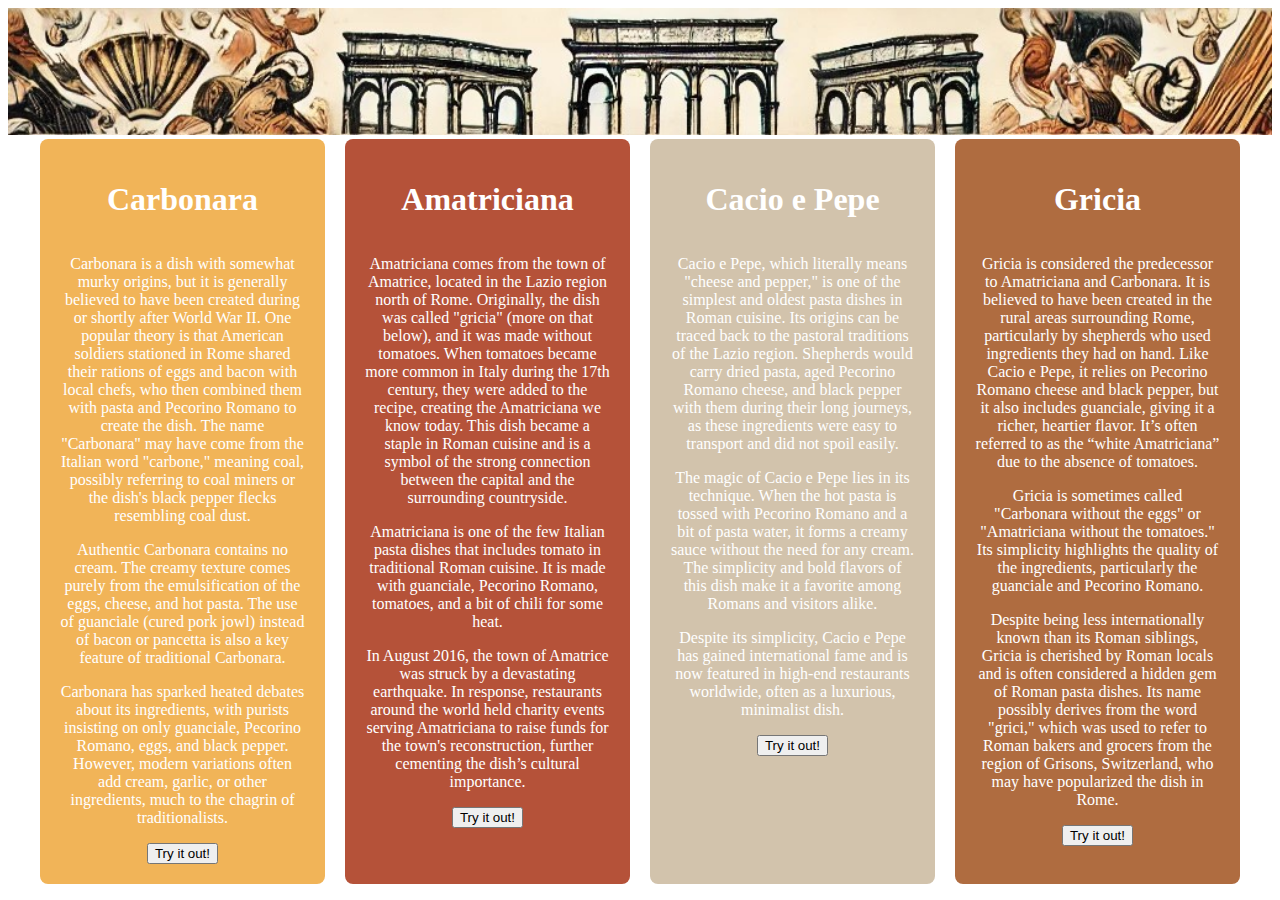
<file: index.html>
<!DOCTYPE html>
<html lang="en">
<head>
    <meta charset="UTF-8">
    <meta name="viewport" content="width=device-width, initial-scale=1.0">
    <title>Odin Recipe Book</title>
    <link rel="stylesheet" href="style.css">
</head>
<body>
    <div id="wrapper">
        <img src="./recipes/img/recipe-website-banner.jpg" alt="website banner">
    </div>
    <div class="container">
        <div class="column carbonara">
            <h1>Carbonara</h1>
            <div>
                <p>
                    Carbonara is a dish with somewhat murky origins, but it is generally believed to have been created during or shortly after World War II. One popular theory is that American soldiers stationed in Rome shared their rations of eggs and bacon with local chefs, who then combined them with pasta and Pecorino Romano to create the dish. The name "Carbonara" may have come from the Italian word "carbone," meaning coal, possibly referring to coal miners or the dish's black pepper flecks resembling coal dust.
                </p>
                <p>
                    Authentic Carbonara contains no cream. The creamy texture comes purely from the emulsification of the eggs, cheese, and hot pasta. The use of guanciale (cured pork jowl) instead of bacon or pancetta is also a key feature of traditional Carbonara.
                </p>
                <p>
                    Carbonara has sparked heated debates about its ingredients, with purists insisting on only guanciale, Pecorino Romano, eggs, and black pepper. However, modern variations often add cream, garlic, or other ingredients, much to the chagrin of traditionalists.
                </p>
                <a href="./recipes/carbonara.html" target="_blank" rel="noopener noreferrer">
                    <button class="button" >Try it out!</button> 
                </a>       
            </div>
        </div>
        <div class="column amatriciana">
            <h1>Amatriciana</h1>
            <div>
                <p>
                    Amatriciana comes from the town of Amatrice, located in the Lazio region north of Rome. Originally, the dish was called "gricia" (more on that below), and it was made without tomatoes. When tomatoes became more common in Italy during the 17th century, they were added to the recipe, creating the Amatriciana we know today. This dish became a staple in Roman cuisine and is a symbol of the strong connection between the capital and the surrounding countryside.
                </p>
                <p>
                    Amatriciana is one of the few Italian pasta dishes that includes tomato in traditional Roman cuisine. It is made with guanciale, Pecorino Romano, tomatoes, and a bit of chili for some heat.
                </p>
                <p>
                    In August 2016, the town of Amatrice was struck by a devastating earthquake. In response, restaurants around the world held charity events serving Amatriciana to raise funds for the town's reconstruction, further cementing the dish’s cultural importance.
                </p>
                <a href="./recipes/amatriciana.html" target="_blank" rel="noopener noreferrer">
                    <button class="button" >Try it out!</button> 
                </a>                  
            </div>
        </div>
        <div class="column cacioepepe">
            <h1>Cacio e Pepe</h1>
            <div>    
                <p>
                    Cacio e Pepe, which literally means "cheese and pepper," is one of the simplest and oldest pasta dishes in Roman cuisine. Its origins can be traced back to the pastoral traditions of the Lazio region. Shepherds would carry dried pasta, aged Pecorino Romano cheese, and black pepper with them during their long journeys, as these ingredients were easy to transport and did not spoil easily.
                </p>
                <p>
                    The magic of Cacio e Pepe lies in its technique. When the hot pasta is tossed with Pecorino Romano and a bit of pasta water, it forms a creamy sauce without the need for any cream. The simplicity and bold flavors of this dish make it a favorite among Romans and visitors alike.   
                </p>
                <p>
                    Despite its simplicity, Cacio e Pepe has gained international fame and is now featured in high-end restaurants worldwide, often as a luxurious, minimalist dish.
                </p>
                <a href="./recipes/cacioepepe.html" target="_blank" rel="noopener noreferrer">
                    <button class="button" >Try it out!</button> 
                </a>  
            </div>
        </div>
        <div class="column gricia">
            <h1>Gricia</h1>
            <div>
                <p>
                    Gricia is considered the predecessor to Amatriciana and Carbonara. It is believed to have been created in the rural areas surrounding Rome, particularly by shepherds who used ingredients they had on hand. Like Cacio e Pepe, it relies on Pecorino Romano cheese and black pepper, but it also includes guanciale, giving it a richer, heartier flavor. It’s often referred to as the “white Amatriciana” due to the absence of tomatoes.
                </p>
                <p>
                    Gricia is sometimes called "Carbonara without the eggs" or "Amatriciana without the tomatoes." Its simplicity highlights the quality of the ingredients, particularly the guanciale and Pecorino Romano.
                </p>
                <p>
                    Despite being less internationally known than its Roman siblings, Gricia is cherished by Roman locals and is often considered a hidden gem of Roman pasta dishes. Its name possibly derives from the word "grici," which was used to refer to Roman bakers and grocers from the region of Grisons, Switzerland, who may have popularized the dish in Rome.
                </p>
                <a href="./recipes/gricia.html" target="_blank" rel="noopener noreferrer">
                    <button class="button">Try it out!</button> 
                </a>                  
            </div>
        </div>
    </div>
    
    
</body>
</html>
</file>
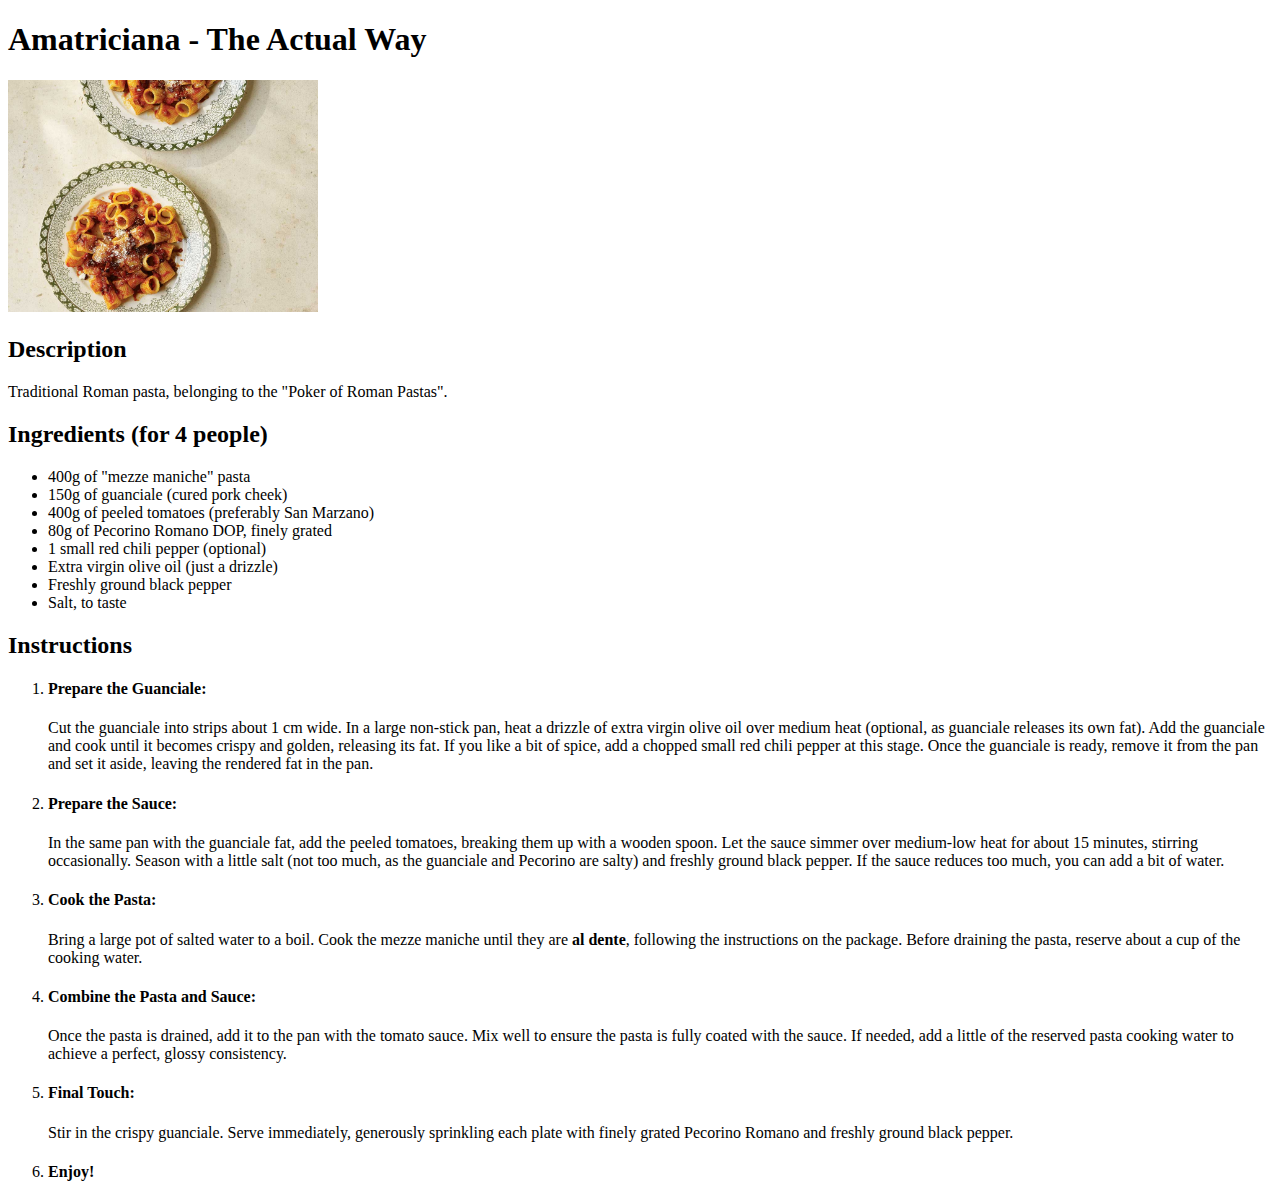
<file: recipes/amatriciana.html>
<!DOCTYPE html>
<html lang="en">
<head>
    <meta charset="UTF-8">
    <meta name="viewport" content="width=device-width, initial-scale=1.0">
    <title>Amatriciana</title>
</head>
<body>
    <h1>Amatriciana - The Actual Way</h1>

    <img src="./img/amatriciana.jpg" length="310" width="310" alt="Picture of Mezze Maniche alla Amatriciana">

    <h2>Description</h2>
    <p>
        Traditional Roman pasta, belonging to the "Poker of Roman Pastas".
    </p>

    <h2>Ingredients (for 4 people)</h2>
    <ul>
        <li>400g of "mezze maniche" pasta</li>
        <li>150g of guanciale (cured pork cheek)</li>
        <li>400g of peeled tomatoes (preferably San Marzano)</li>
        <li>80g of Pecorino Romano DOP, finely grated</li>
        <li>1 small red chili pepper (optional)</li>
        <li>Extra virgin olive oil (just a drizzle)</li>
        <li>Freshly ground black pepper</li>
        <li>Salt, to taste</li>
    </ul>

    <h2>Instructions</h2>
    <ol>
        <li>
            <h4>Prepare the Guanciale:</h4>
            <p>
                Cut the guanciale into strips about 1 cm wide. In a large non-stick pan, heat a drizzle of extra virgin olive oil over medium heat (optional, as guanciale releases its own fat). Add the guanciale and cook until it becomes crispy and golden, releasing its fat. If you like a bit of spice, add a chopped small red chili pepper at this stage. Once the guanciale is ready,
                 remove it from the pan and set it aside, leaving the rendered fat in the pan.
            </p>
        </li>
        <li>
            <h4>Prepare the Sauce:</h4>
            <p>
                In the same pan with the guanciale fat, add the peeled tomatoes, breaking them up with a wooden spoon. Let the sauce simmer over medium-low heat for about 15 minutes, stirring occasionally. Season with a little salt (not too much, as the guanciale and Pecorino are salty) and freshly ground black pepper. If the sauce reduces too much, you can add a bit of water.
            </p>
        </li>
        <li>
            <h4>Cook the Pasta:</h4>
            <p>
                Bring a large pot of salted water to a boil. Cook the mezze maniche until they are <strong>al dente</strong>, following the instructions on the package. 
                Before draining the pasta, reserve about a cup of the cooking water.
            </p>
        </li>
        <li>
            <h4>Combine the Pasta and Sauce:</h4>
            <p>
                Once the pasta is drained, add it to the pan with the tomato sauce. Mix well to ensure the pasta is fully coated with the sauce. If needed, add a little of the reserved pasta cooking water to achieve a perfect, glossy consistency.
            </p>
        </li>
        <li>
            <h4>Final Touch:</h4>
            <p>
                Stir in the crispy guanciale. Serve immediately, generously sprinkling each plate with finely grated Pecorino Romano and freshly ground black pepper.
            </p>
        </li>
        <li>
            <h4>Enjoy!</h4>
        </li>
    </ol>
</body>
</html>
</file>
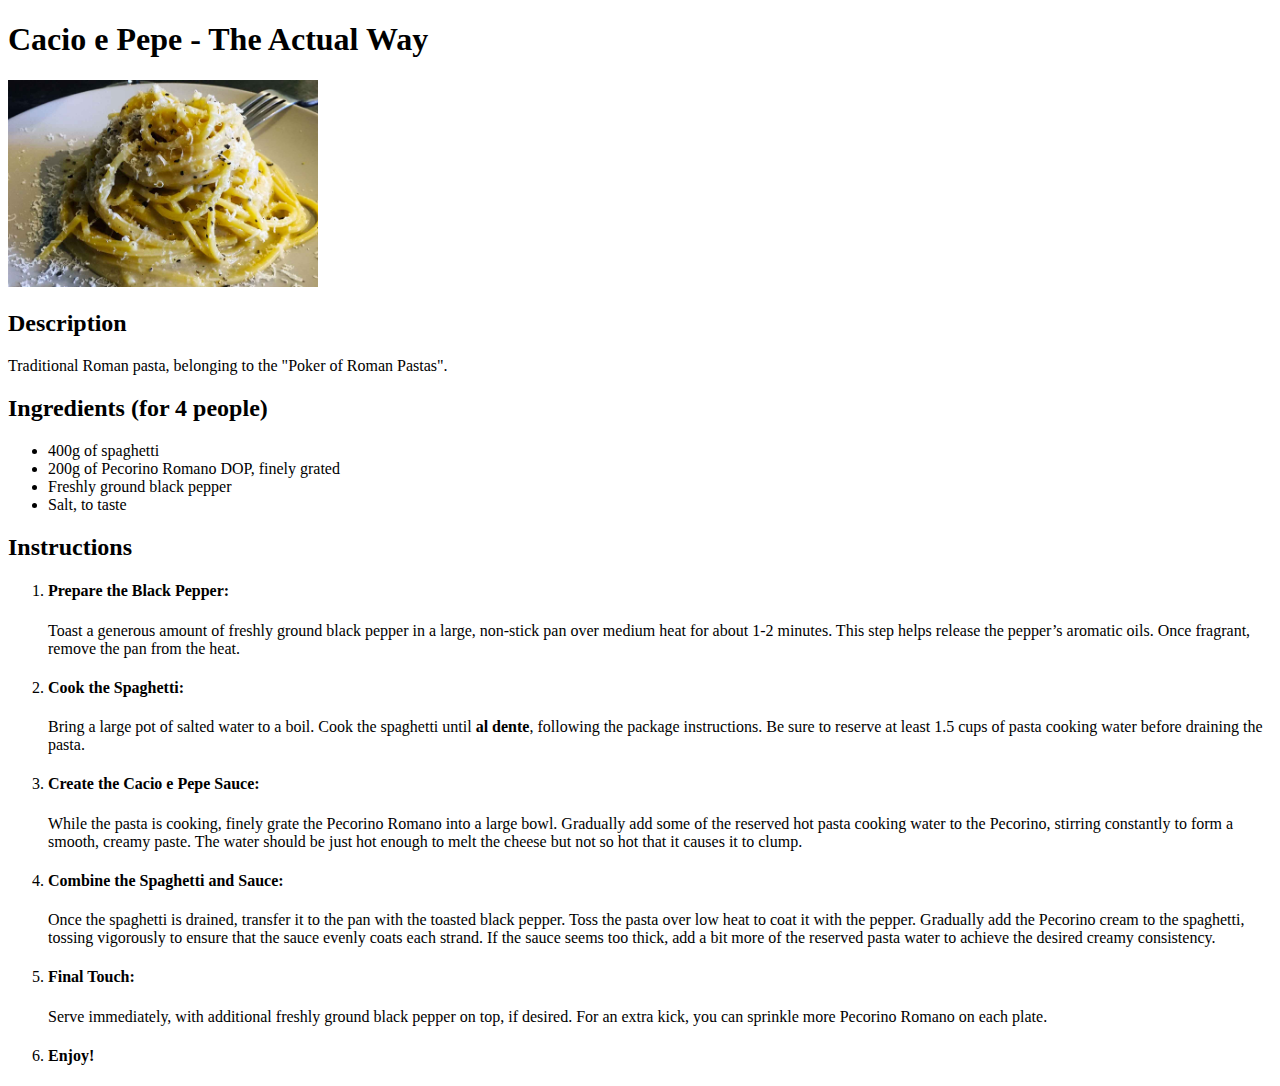
<file: recipes/cacioepepe.html>
<!DOCTYPE html>
<html lang="en">
<head>
    <meta charset="UTF-8">
    <meta name="viewport" content="width=device-width, initial-scale=1.0">
    <title>Cacio e Pepe</title>
</head>
<body>
    <h1>Cacio e Pepe - The Actual Way</h1>

    <img src="./img/cacioepepe.jpg" length="310" width="310" alt="Picture of Spaghetti Cacio e Pepe">

    <h2>Description</h2>
    <p>
        Traditional Roman pasta, belonging to the "Poker of Roman Pastas".
    </p>

    <h2>Ingredients (for 4 people)</h2>
    <ul>
        <li>400g of spaghetti</li>
        <li>200g of Pecorino Romano DOP, finely grated</li>
        <li>Freshly ground black pepper</li>
        <li>Salt, to taste</li>
    </ul>

    <h2>Instructions</h2>
    <ol>
        <li>
            <h4>Prepare the Black Pepper:</h4>
            <p>
                Toast a generous amount of freshly ground black pepper in a large, non-stick pan over medium heat for about 1-2 minutes. This step helps release the pepper’s aromatic oils.
                 Once fragrant, remove the pan from the heat.
            </p>
        </li>
        <li>
            <h4>Cook the Spaghetti:</h4>
            <p>
                Bring a large pot of salted water to a boil. Cook the spaghetti until <strong>al dente</strong>, following the package instructions. Be sure to reserve at least 1.5 cups of pasta cooking water before draining the pasta.
            </p>
        </li>
        <li>
            <h4>Create the Cacio e Pepe Sauce:</h4>
            <p>
                While the pasta is cooking, finely grate the Pecorino Romano into a large bowl. Gradually add some of the reserved hot pasta cooking water to the Pecorino, stirring constantly to form a smooth,
                 creamy paste. The water should be just hot enough to melt the cheese but not so hot that it causes it to clump.
            </p>
        </li>
        <li>
            <h4>Combine the Spaghetti and Sauce:</h4>
            <p>
                Once the spaghetti is drained, transfer it to the pan with the toasted black pepper. Toss the pasta over low heat to coat it with the pepper. Gradually add the Pecorino cream to the spaghetti, tossing vigorously to ensure that the sauce evenly coats each strand.
                 If the sauce seems too thick, add a bit more of the reserved pasta water to achieve the desired creamy consistency.
            </p>
        </li>
        <li>
            <h4>Final Touch:</h4>
            <p>
                Serve immediately, with additional freshly ground black pepper on top, if desired. For an extra kick, you can sprinkle more Pecorino Romano on each plate.
            </p>
        </li>
        <li>
            <h4>Enjoy!</h4>
        </li>
    </ol>
</body>
</html>
</file>
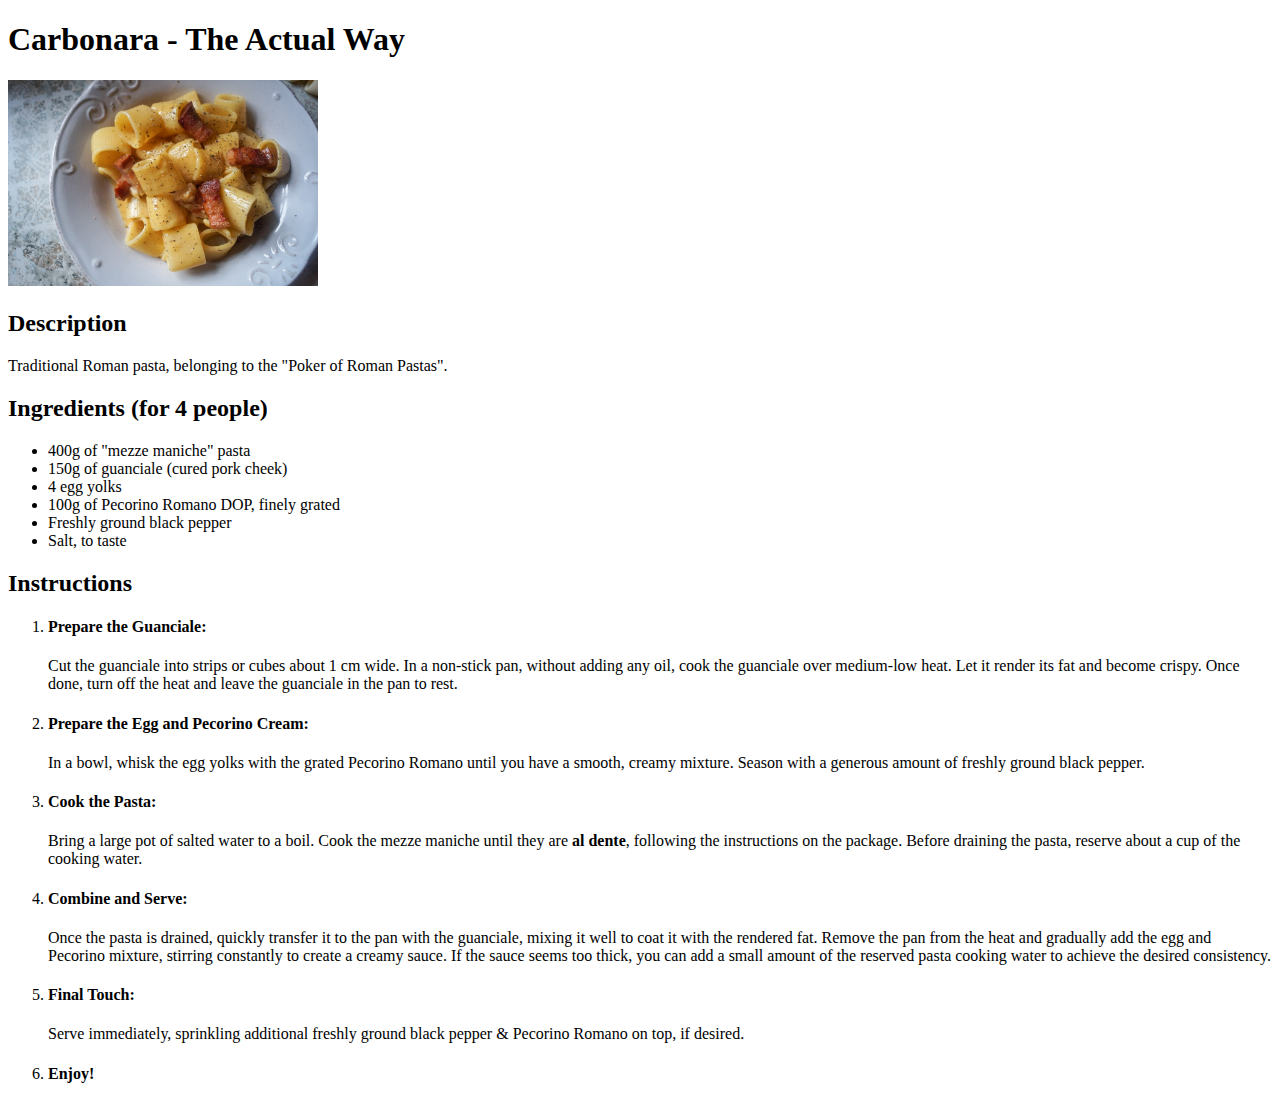
<file: recipes/carbonara.html>
<!DOCTYPE html>
<html lang="en">
<head>
    <meta charset="UTF-8">
    <meta name="viewport" content="width=device-width, initial-scale=1.0">
    <title>Carbonara</title>
</head>
<body>
    <h1>Carbonara - The Actual Way</h1>

    <img src="./img/carbonara.jpg" length="310" width="310" alt="Picture of Mezze Maniche alla Carbonara">

    <h2>Description</h2>
    <p>
        Traditional Roman pasta, belonging to the "Poker of Roman Pastas".
    </p>

    <h2>Ingredients (for 4 people)</h2>
    <ul>
        <li>400g of "mezze maniche" pasta</li>
        <li>150g of guanciale (cured pork cheek)</li>
        <li>4 egg yolks</li>
        <li>100g of Pecorino Romano DOP, finely grated</li>
        <li>Freshly ground black pepper</li>
        <li>Salt, to taste</li>
    </ul>

    <h2>Instructions</h2>
    <ol>
        <li>
            <h4>Prepare the Guanciale:</h4>
            <p>Cut the guanciale into strips or cubes about 1 cm wide. In a non-stick pan, without adding any oil, cook the guanciale over
                medium-low heat. Let it render its fat and become crispy. Once done, turn off the heat and leave the guanciale in the pan to rest.
            </p>
        </li>
        <li>
            <h4>Prepare the Egg and Pecorino Cream:</h4>
            <p>
                In a bowl, whisk the egg yolks with the grated Pecorino Romano until you have a smooth, creamy mixture. Season with a generous amount of freshly 
                ground black pepper.
            </p>
        </li>
        <li>
            <h4>Cook the Pasta:</h4>
            <p>
                Bring a large pot of salted water to a boil. Cook the mezze maniche until they are <strong>al dente</strong>, following the instructions on the package. 
                Before draining the pasta, reserve about a cup of the cooking water.
            </p>
        </li>
        <li>
            <h4>Combine and Serve:</h4>
            <p>
                Once the pasta is drained, quickly transfer it to the pan with the guanciale, mixing it well to coat it with the rendered fat. Remove the 
                pan from the heat and gradually add the egg and Pecorino mixture, stirring constantly to create a creamy sauce. If the sauce seems too thick, you can add a small amount 
                of the reserved pasta cooking water to achieve the desired consistency.
            </p>
        </li>
        <li>
            <h4>Final Touch:</h4>
            <p>
                Serve immediately, sprinkling additional freshly ground black pepper & Pecorino Romano on top, if desired.
            </p>
        </li>
        <li>
            <h4>Enjoy!</h4>
        </li>
    </ol>
    
</body>
</html>
</file>
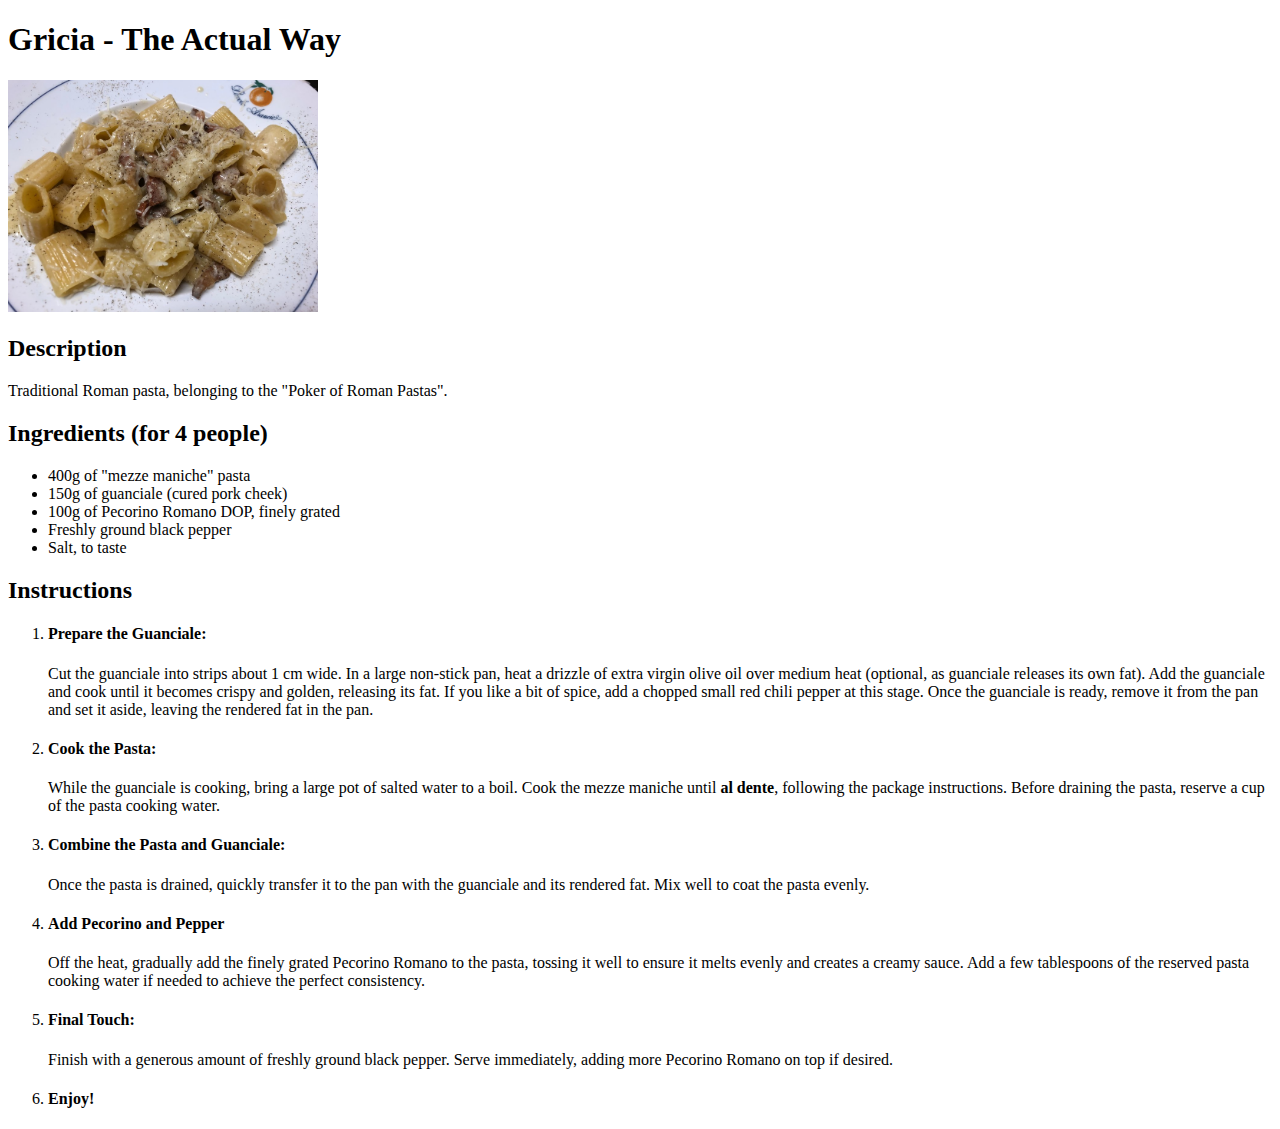
<file: recipes/gricia.html>
<!DOCTYPE html>
<html lang="en">
<head>
    <meta charset="UTF-8">
    <meta name="viewport" content="width=device-width, initial-scale=1.0">
    <title>Gricia</title>
</head>
<body>
    <h1>Gricia - The Actual Way</h1>

    <img src="./img/gricia.png" length="310" width="310" alt="Picture of Mezze Maniche alla Gricia">

    <h2>Description</h2>
    <p>
        Traditional Roman pasta, belonging to the "Poker of Roman Pastas".
    </p>

    <h2>Ingredients (for 4 people)</h2>
    <ul>
        <li>400g of "mezze maniche" pasta</li>
        <li>150g of guanciale (cured pork cheek)</li>
        <li>100g of Pecorino Romano DOP, finely grated</li>
        <li>Freshly ground black pepper</li>
        <li>Salt, to taste</li>
    </ul>

    <h2>Instructions</h2>
    <ol>
        <li>
            <h4>Prepare the Guanciale:</h4>
            <p>
                Cut the guanciale into strips about 1 cm wide. In a large non-stick pan, heat a drizzle of extra virgin olive oil over medium heat (optional, as guanciale releases its own fat). Add the guanciale and cook until it becomes crispy and golden, releasing its fat. If you like a bit of spice, add a chopped small red chili pepper at this stage. Once the guanciale is ready,
                 remove it from the pan and set it aside, leaving the rendered fat in the pan.
            </p>
        </li>
        <li>
            <h4>Cook the Pasta:</h4>
            <p>
                While the guanciale is cooking, bring a large pot of salted water to a boil.
                 Cook the mezze maniche until <strong>al dente</strong>, following the package instructions. Before draining the pasta, reserve a cup of the pasta cooking water.
            </p>
        </li>
        <li>
            <h4>Combine the Pasta and Guanciale:</h4>
            <p>
                Once the pasta is drained, quickly transfer it to the pan with the guanciale and its rendered fat. Mix well to coat the pasta evenly.
            </p>
        </li>
        <li>
            <h4>Add Pecorino and Pepper</h4>
            <p>
                Off the heat, gradually add the finely grated Pecorino Romano to the pasta, tossing it well to ensure it melts evenly and creates a creamy sauce. Add a few tablespoons of the reserved pasta cooking water if needed to achieve the perfect consistency.
            </p>
        </li>
        <li>
            <h4>Final Touch:</h4>
            <p>
                Finish with a generous amount of freshly ground black pepper. Serve immediately, adding more Pecorino Romano on top if desired.
            </p>
        </li>
        <li>
            <h4>Enjoy!</h4>
        </li>
    </ol>
</body>
</html>
</file>
<file: style.css>
@import url('https://fonts.googleapis.com/css2?family=Cinzel:wght@400;700&family=Lora:wght@400;700&display=swap');

body {
    font-family: 'Lora' serif;
    
}

h1 {
    font-family : "Cinzel" serif;
    
}

#wrapper, img {
    width: 100%;
}

.container {
    display: flex;
    justify-content: space-between;
    gap: 20px;
    max-width: 1200px;
    margin: 0 auto
    
}

.column {
    display: flex;
    flex-direction: column;
    justify-content: flex-start;
    flex: 1;
    text-align: center;
    padding: 20px;
    border-radius: 8px;
    color: white;
}

.cacioepepe {
    background-color: #D2C3AC; /* Travertine Beige */
}

.amatriciana {
    background-color: #B55239; /* Terracotta Red */
}

.carbonara {
    background-color: #f1b458; /* Roman Gold */
}

.gricia {
    background-color: #af6c40; /* Tuscan Brown */
}
</file>
